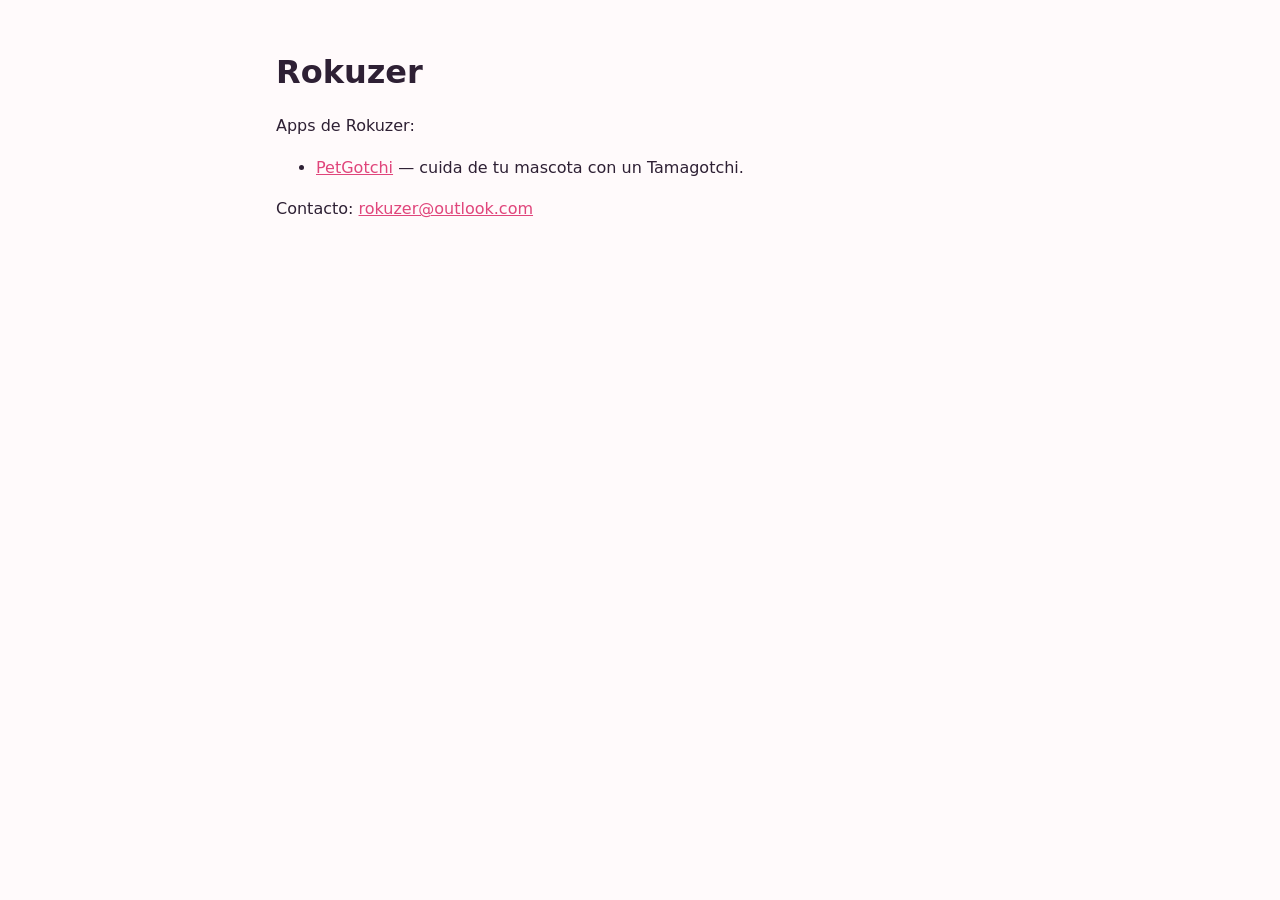
<file: index.html>
<!doctype html>
<html lang="es">
<head>
<meta charset="utf-8">
<meta name="viewport" content="width=device-width, initial-scale=1">
<title>Rokuzer</title>
<link rel="stylesheet" href="style.css">
</head>
<body>
<main>
<h1>Rokuzer</h1>
<p>Apps de Rokuzer:</p>
<ul>
<li><a href="petgotchi/">PetGotchi</a> — cuida de tu mascota con un Tamagotchi.</li>
</ul>
<p>Contacto: <a href="mailto:rokuzer@outlook.com">rokuzer@outlook.com</a></p>
</main>
</body>
</html>
</file>
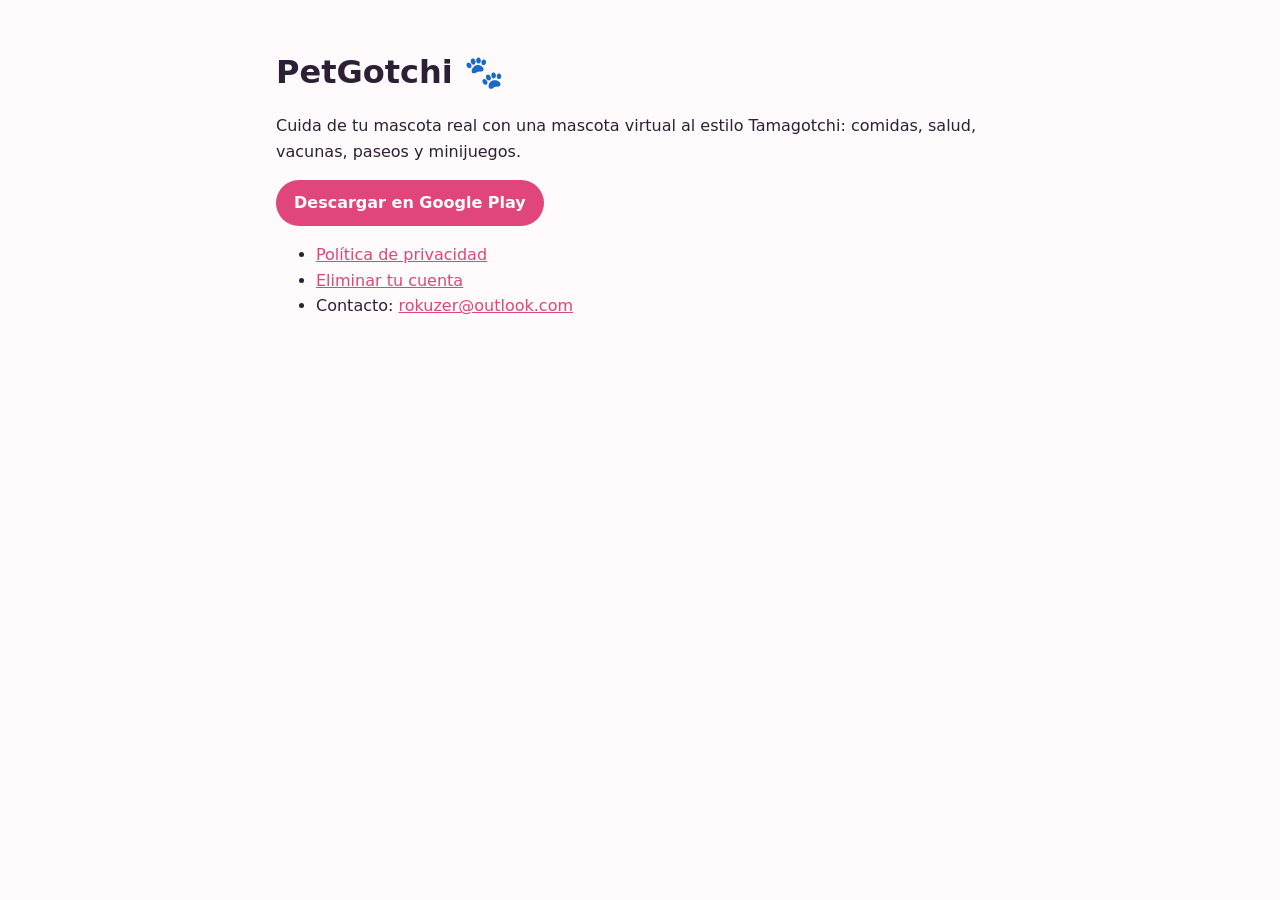
<file: petgotchi/index.html>
<!doctype html>
<html lang="es">
<head>
<meta charset="utf-8">
<meta name="viewport" content="width=device-width, initial-scale=1">
<title>PetGotchi</title>
<link rel="stylesheet" href="../style.css">
</head>
<body>
<main>
<h1>PetGotchi 🐾</h1>
<p>Cuida de tu mascota real con una mascota virtual al estilo Tamagotchi:
comidas, salud, vacunas, paseos y minijuegos.</p>
<p><a class="button" href="https://play.google.com/store/apps/details?id=com.rokuzer.petgotchi">Descargar en Google Play</a></p>
<ul>
<li><a href="privacidad/">Política de privacidad</a></li>
<li><a href="eliminar-cuenta/">Eliminar tu cuenta</a></li>
<li>Contacto: <a href="mailto:rokuzer@outlook.com">rokuzer@outlook.com</a></li>
</ul>
</main>
</body>
</html>
</file>
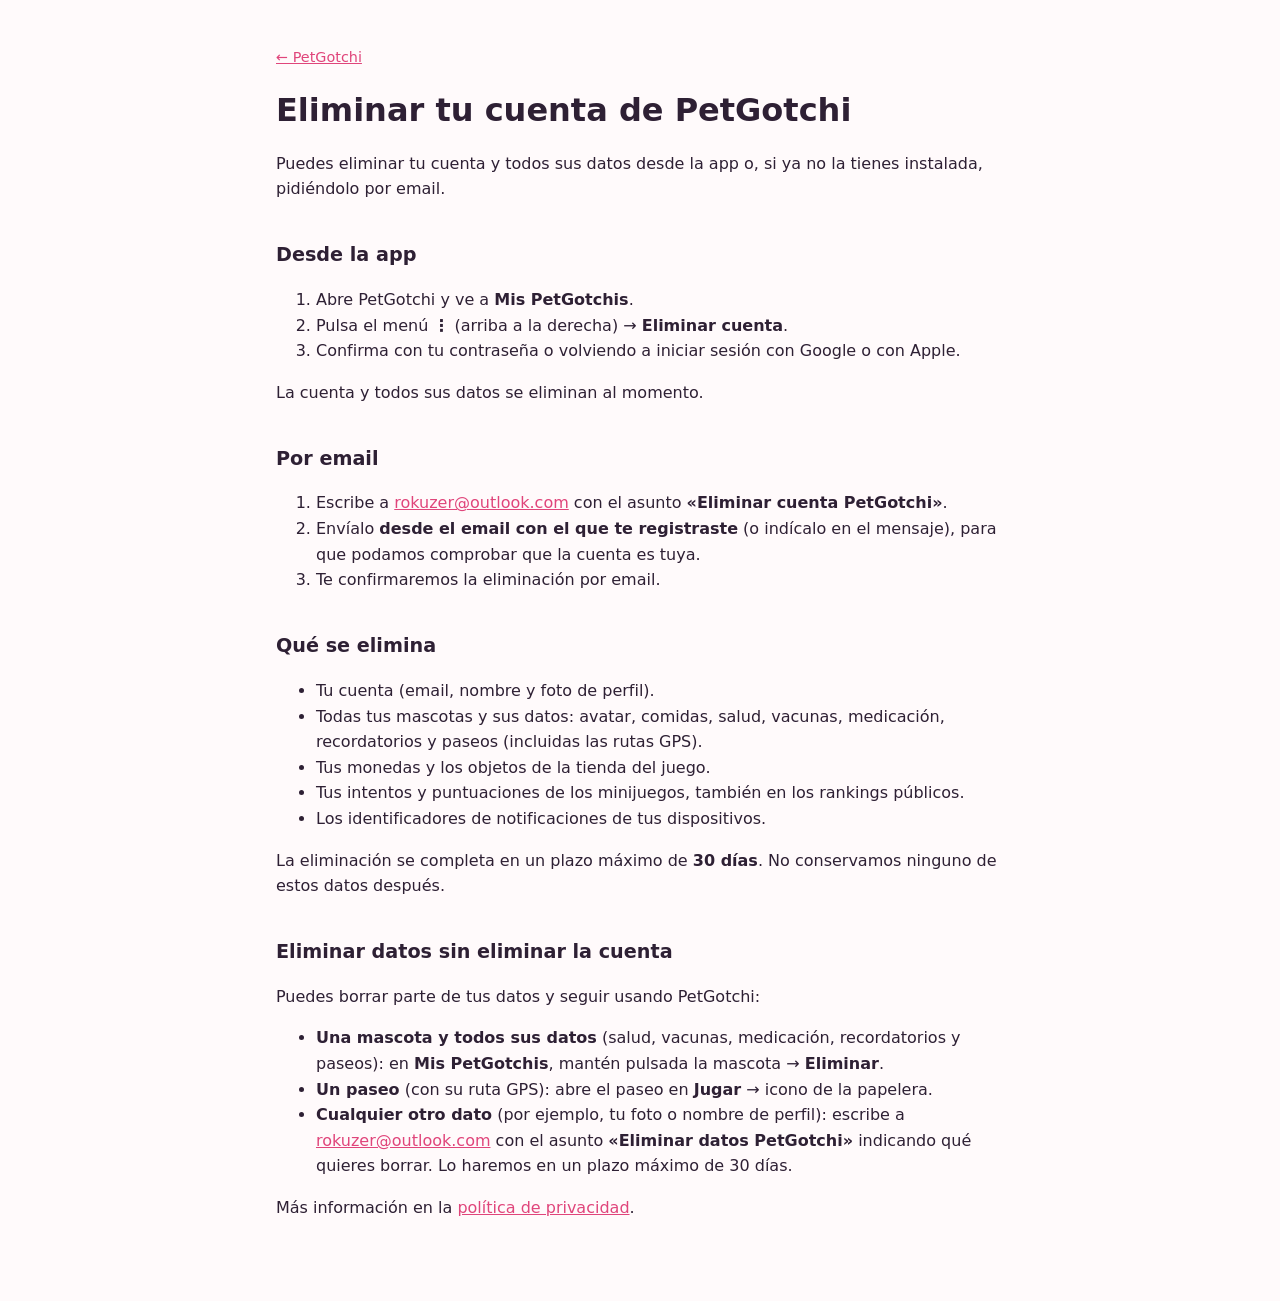
<file: petgotchi/eliminar-cuenta/index.html>
<!doctype html>
<html lang="es">
<head>
<meta charset="utf-8">
<meta name="viewport" content="width=device-width, initial-scale=1">
<title>Eliminar cuenta · PetGotchi</title>
<link rel="stylesheet" href="../../style.css">
</head>
<body>
<main>
<p class="back"><a href="../">← PetGotchi</a></p>
<h1>Eliminar tu cuenta de PetGotchi</h1>

<p>Puedes eliminar tu cuenta y todos sus datos desde la app o, si ya no la
tienes instalada, pidiéndolo por email.</p>

<h2>Desde la app</h2>
<ol>
<li>Abre PetGotchi y ve a <strong>Mis PetGotchis</strong>.</li>
<li>Pulsa el menú <strong>⋮</strong> (arriba a la derecha) →
<strong>Eliminar cuenta</strong>.</li>
<li>Confirma con tu contraseña o volviendo a iniciar sesión con Google o con Apple.</li>
</ol>
<p>La cuenta y todos sus datos se eliminan al momento.</p>

<h2>Por email</h2>
<ol>
<li>Escribe a <a href="mailto:rokuzer@outlook.com?subject=Eliminar%20cuenta%20PetGotchi">rokuzer@outlook.com</a>
con el asunto <strong>«Eliminar cuenta PetGotchi»</strong>.</li>
<li>Envíalo <strong>desde el email con el que te registraste</strong> (o
indícalo en el mensaje), para que podamos comprobar que la cuenta es tuya.</li>
<li>Te confirmaremos la eliminación por email.</li>
</ol>

<h2>Qué se elimina</h2>
<ul>
<li>Tu cuenta (email, nombre y foto de perfil).</li>
<li>Todas tus mascotas y sus datos: avatar, comidas, salud, vacunas,
medicación, recordatorios y paseos (incluidas las rutas GPS).</li>
<li>Tus monedas y los objetos de la tienda del juego.</li>
<li>Tus intentos y puntuaciones de los minijuegos, también en los rankings
públicos.</li>
<li>Los identificadores de notificaciones de tus dispositivos.</li>
</ul>
<p>La eliminación se completa en un plazo máximo de <strong>30 días</strong>.
No conservamos ninguno de estos datos después.</p>

<h2 id="datos">Eliminar datos sin eliminar la cuenta</h2>
<p>Puedes borrar parte de tus datos y seguir usando PetGotchi:</p>
<ul>
<li><strong>Una mascota y todos sus datos</strong> (salud, vacunas, medicación,
recordatorios y paseos): en <strong>Mis PetGotchis</strong>, mantén pulsada
la mascota → <strong>Eliminar</strong>.</li>
<li><strong>Un paseo</strong> (con su ruta GPS): abre el paseo en
<strong>Jugar</strong> → icono de la papelera.</li>
<li><strong>Cualquier otro dato</strong> (por ejemplo, tu foto o nombre de
perfil): escribe a <a href="mailto:rokuzer@outlook.com?subject=Eliminar%20datos%20PetGotchi">rokuzer@outlook.com</a>
con el asunto <strong>«Eliminar datos PetGotchi»</strong> indicando qué
quieres borrar. Lo haremos en un plazo máximo de 30 días.</li>
</ul>

<p>Más información en la <a href="../privacidad/">política de
privacidad</a>.</p>
</main>
</body>
</html>
</file>
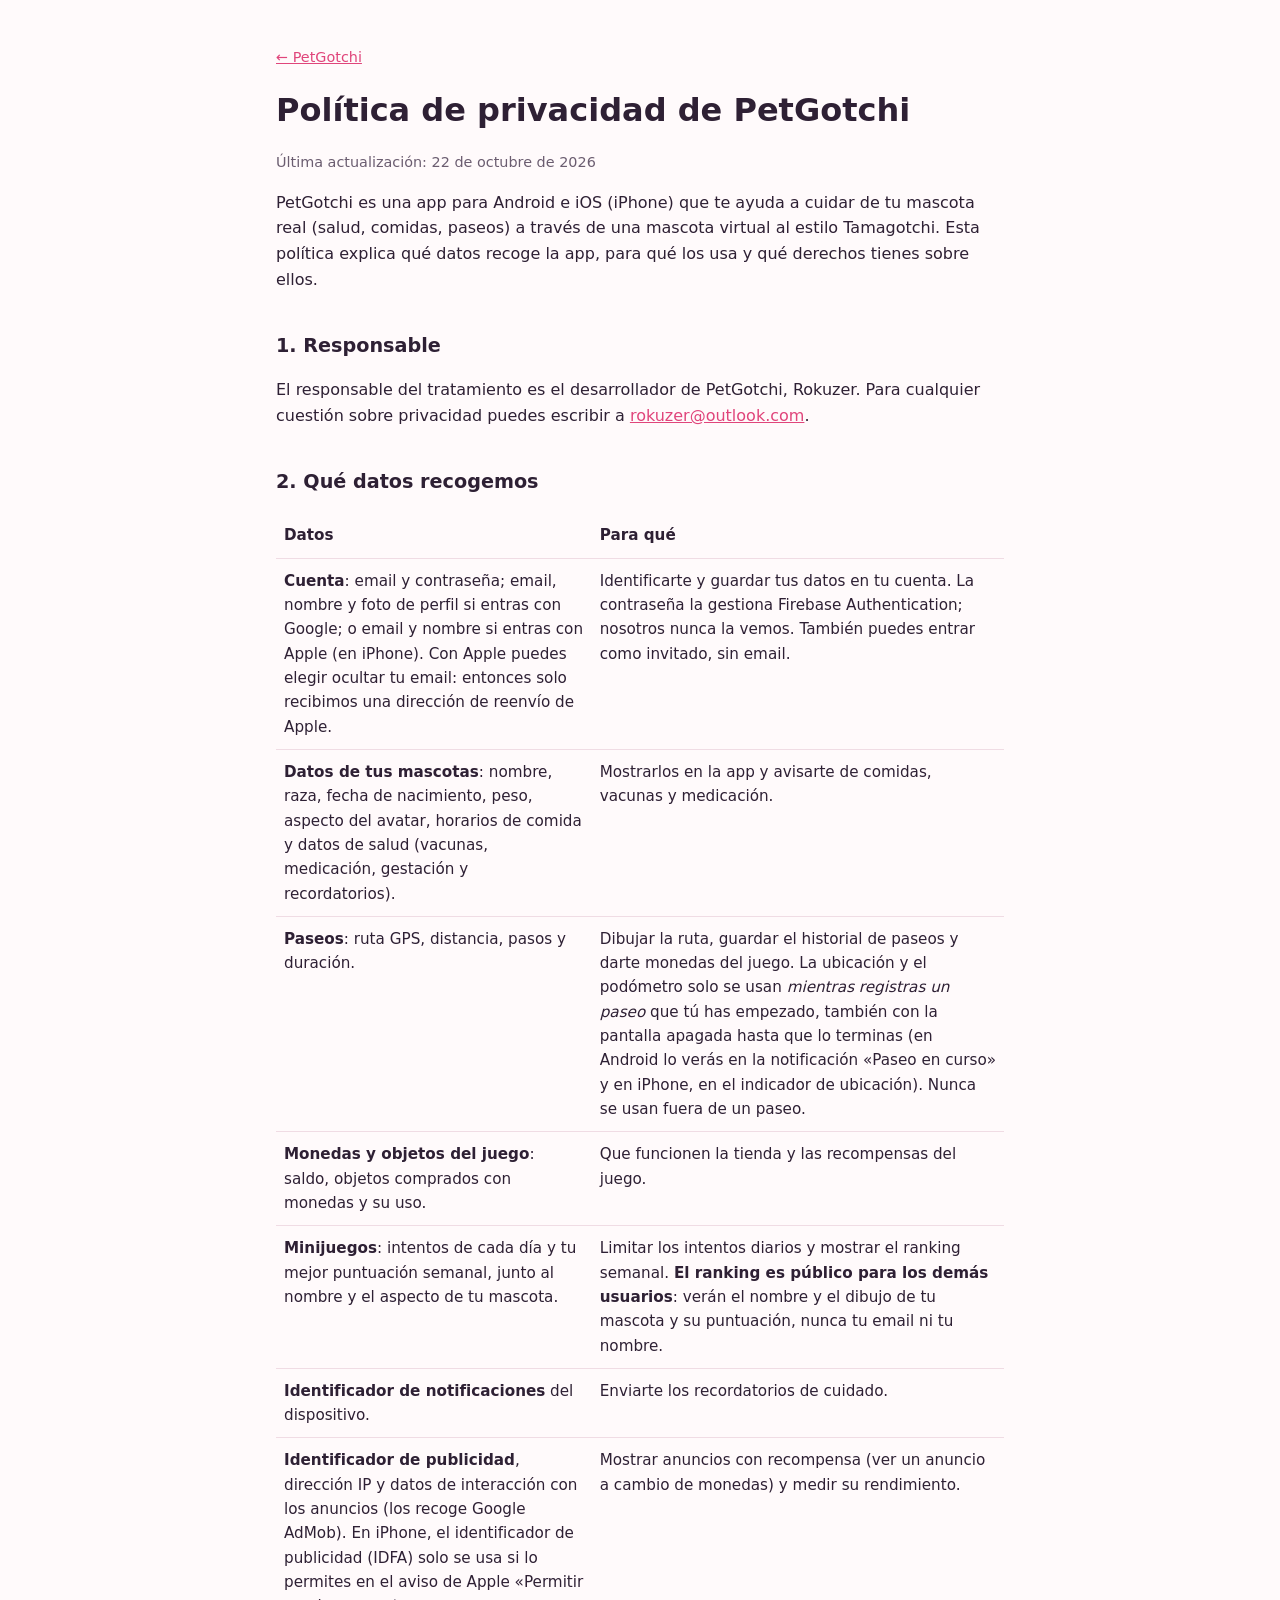
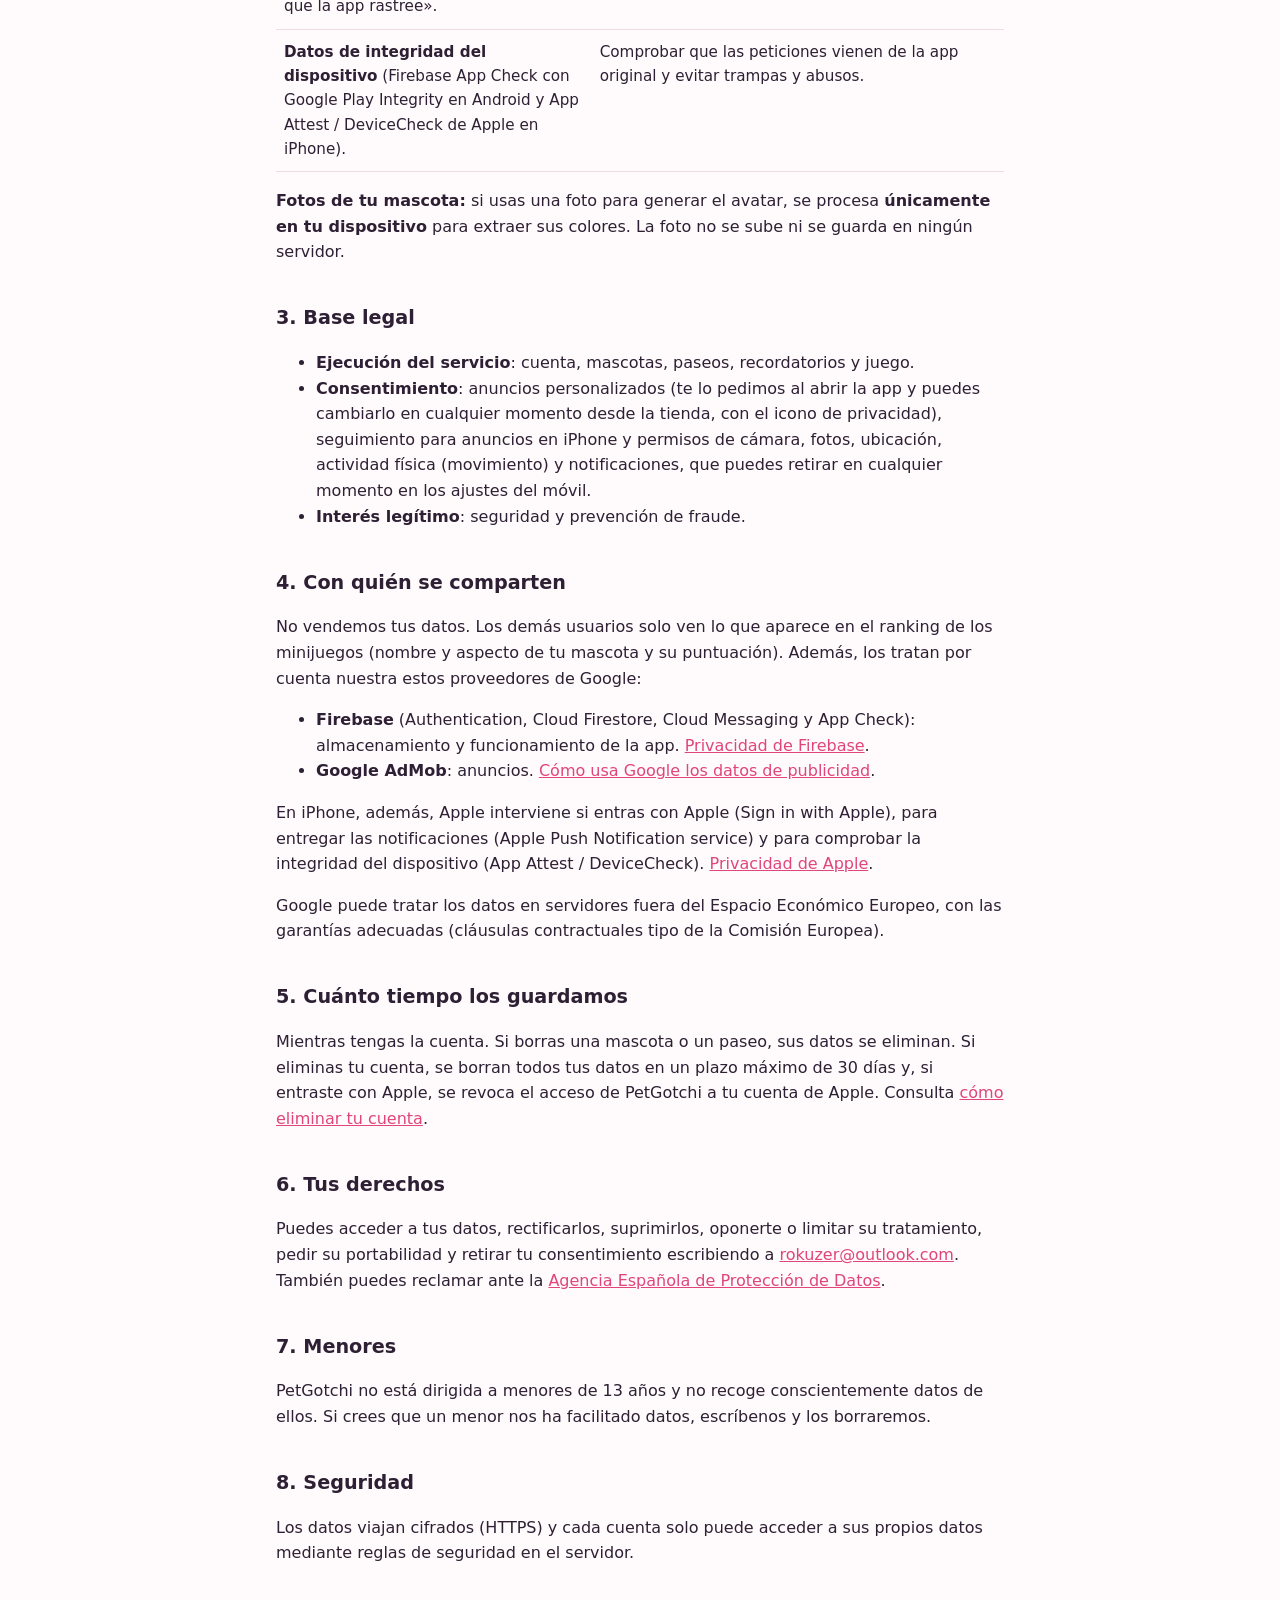
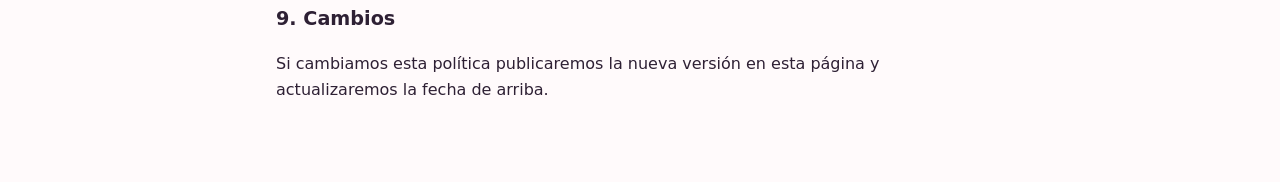
<file: petgotchi/privacidad/index.html>
<!doctype html>
<html lang="es">
<head>
<meta charset="utf-8">
<meta name="viewport" content="width=device-width, initial-scale=1">
<title>Política de privacidad · PetGotchi</title>
<link rel="stylesheet" href="../../style.css">
</head>
<body>
<main>
<p class="back"><a href="../">← PetGotchi</a></p>
<h1>Política de privacidad de PetGotchi</h1>
<p class="meta">Última actualización: 22 de octubre de 2026</p>

<p>PetGotchi es una app para Android e iOS (iPhone) que te ayuda a cuidar de tu mascota real
(salud, comidas, paseos) a través de una mascota virtual al estilo Tamagotchi.
Esta política explica qué datos recoge la app, para qué los usa y qué derechos
tienes sobre ellos.</p>

<h2>1. Responsable</h2>
<p>El responsable del tratamiento es el desarrollador de PetGotchi, Rokuzer.
Para cualquier cuestión sobre privacidad puedes escribir a
<a href="mailto:rokuzer@outlook.com">rokuzer@outlook.com</a>.</p>

<h2>2. Qué datos recogemos</h2>
<table>
<thead><tr><th>Datos</th><th>Para qué</th></tr></thead>
<tbody>
<tr><td><strong>Cuenta</strong>: email y contraseña; email, nombre y foto de
perfil si entras con Google; o email y nombre si entras con Apple (en iPhone).
Con Apple puedes elegir ocultar tu email: entonces solo recibimos una
dirección de reenvío de Apple.</td>
<td>Identificarte y guardar tus datos en tu cuenta. La contraseña la gestiona
Firebase Authentication; nosotros nunca la vemos. También puedes entrar como
invitado, sin email.</td></tr>
<tr><td><strong>Datos de tus mascotas</strong>: nombre, raza, fecha de
nacimiento, peso, aspecto del avatar, horarios de comida y datos de salud
(vacunas, medicación, gestación y recordatorios).</td>
<td>Mostrarlos en la app y avisarte de comidas, vacunas y medicación.</td></tr>
<tr><td><strong>Paseos</strong>: ruta GPS, distancia, pasos y duración.</td>
<td>Dibujar la ruta, guardar el historial de paseos y darte monedas del juego.
La ubicación y el podómetro solo se usan <em>mientras registras un paseo</em>
que tú has empezado, también con la pantalla apagada hasta que lo terminas
(en Android lo verás en la notificación «Paseo en curso» y en iPhone, en el
indicador de ubicación). Nunca se usan fuera de un paseo.</td></tr>
<tr><td><strong>Monedas y objetos del juego</strong>: saldo, objetos comprados
con monedas y su uso.</td>
<td>Que funcionen la tienda y las recompensas del juego.</td></tr>
<tr><td><strong>Minijuegos</strong>: intentos de cada día y tu mejor
puntuación semanal, junto al nombre y el aspecto de tu mascota.</td>
<td>Limitar los intentos diarios y mostrar el ranking semanal.
<strong>El ranking es público para los demás usuarios</strong>: verán el
nombre y el dibujo de tu mascota y su puntuación, nunca tu email ni tu
nombre.</td></tr>
<tr><td><strong>Identificador de notificaciones</strong> del dispositivo.</td>
<td>Enviarte los recordatorios de cuidado.</td></tr>
<tr><td><strong>Identificador de publicidad</strong>, dirección IP y datos de
interacción con los anuncios (los recoge Google AdMob). En iPhone, el
identificador de publicidad (IDFA) solo se usa si lo permites en el aviso de
Apple «Permitir que la app rastree».</td>
<td>Mostrar anuncios con recompensa (ver un anuncio a cambio de monedas) y
medir su rendimiento.</td></tr>
<tr><td><strong>Datos de integridad del dispositivo</strong> (Firebase App
Check con Google Play Integrity en Android y App Attest / DeviceCheck de
Apple en iPhone).</td>
<td>Comprobar que las peticiones vienen de la app original y evitar trampas y
abusos.</td></tr>
</tbody>
</table>

<p><strong>Fotos de tu mascota:</strong> si usas una foto para generar el
avatar, se procesa <strong>únicamente en tu dispositivo</strong> para extraer
sus colores. La foto no se sube ni se guarda en ningún servidor.</p>

<h2>3. Base legal</h2>
<ul>
<li><strong>Ejecución del servicio</strong>: cuenta, mascotas, paseos,
recordatorios y juego.</li>
<li><strong>Consentimiento</strong>: anuncios personalizados (te lo pedimos al
abrir la app y puedes cambiarlo en cualquier momento desde la tienda, con el
icono de privacidad), seguimiento para anuncios en iPhone y permisos de
cámara, fotos, ubicación, actividad física (movimiento) y notificaciones, que
puedes retirar en cualquier momento en los ajustes del móvil.</li>
<li><strong>Interés legítimo</strong>: seguridad y prevención de fraude.</li>
</ul>

<h2>4. Con quién se comparten</h2>
<p>No vendemos tus datos. Los demás usuarios solo ven lo que aparece en el
ranking de los minijuegos (nombre y aspecto de tu mascota y su puntuación).
Además, los tratan por cuenta nuestra estos proveedores de Google:</p>
<ul>
<li><strong>Firebase</strong> (Authentication, Cloud Firestore, Cloud
Messaging y App Check): almacenamiento y funcionamiento de la app.
<a href="https://firebase.google.com/support/privacy">Privacidad de Firebase</a>.</li>
<li><strong>Google AdMob</strong>: anuncios.
<a href="https://policies.google.com/technologies/ads">Cómo usa Google los datos de publicidad</a>.</li>
</ul>
<p>En iPhone, además, Apple interviene si entras con Apple (Sign in with
Apple), para entregar las notificaciones (Apple Push Notification service) y
para comprobar la integridad del dispositivo (App Attest / DeviceCheck).
<a href="https://www.apple.com/es/legal/privacy/">Privacidad de Apple</a>.</p>
<p>Google puede tratar los datos en servidores fuera del Espacio Económico
Europeo, con las garantías adecuadas (cláusulas contractuales tipo de la
Comisión Europea).</p>

<h2>5. Cuánto tiempo los guardamos</h2>
<p>Mientras tengas la cuenta. Si borras una mascota o un paseo, sus datos se
eliminan. Si eliminas tu cuenta, se borran todos tus datos en un plazo máximo
de 30 días y, si entraste con Apple, se revoca el acceso de PetGotchi a tu
cuenta de Apple. Consulta <a href="../eliminar-cuenta/">cómo eliminar tu
cuenta</a>.</p>

<h2>6. Tus derechos</h2>
<p>Puedes acceder a tus datos, rectificarlos, suprimirlos, oponerte o limitar
su tratamiento, pedir su portabilidad y retirar tu consentimiento escribiendo
a <a href="mailto:rokuzer@outlook.com">rokuzer@outlook.com</a>. También
puedes reclamar ante la
<a href="https://www.aepd.es">Agencia Española de Protección de Datos</a>.</p>

<h2>7. Menores</h2>
<p>PetGotchi no está dirigida a menores de 13 años y no recoge
conscientemente datos de ellos. Si crees que un menor nos ha facilitado datos,
escríbenos y los borraremos.</p>

<h2>8. Seguridad</h2>
<p>Los datos viajan cifrados (HTTPS) y cada cuenta solo puede acceder a sus
propios datos mediante reglas de seguridad en el servidor.</p>

<h2>9. Cambios</h2>
<p>Si cambiamos esta política publicaremos la nueva versión en esta página y
actualizaremos la fecha de arriba.</p>
</main>
</body>
</html>
</file>
<file: style.css>
:root {
  --bg: #fffafb;
  --fg: #2e2034;
  --muted: #6b5d70;
  --accent: #e0457b;
  --line: #f0dce4;
}

@media (prefers-color-scheme: dark) {
  :root {
    --bg: #1d1621;
    --fg: #f3e9f0;
    --muted: #b8a9bd;
    --accent: #ff8fb4;
    --line: #3a2d40;
  }
}

* { box-sizing: border-box; }

body {
  margin: 0;
  background: var(--bg);
  color: var(--fg);
  font: 16px/1.6 system-ui, -apple-system, "Segoe UI", Roboto, sans-serif;
}

main {
  max-width: 760px;
  margin: 0 auto;
  padding: 32px 16px 64px;
}

h1 { line-height: 1.2; }
h2 { margin-top: 2em; font-size: 1.2rem; }
a { color: var(--accent); }
.meta, .back { color: var(--muted); font-size: 0.9rem; }

table {
  width: 100%;
  border-collapse: collapse;
  font-size: 0.95rem;
}
th, td {
  text-align: left;
  vertical-align: top;
  padding: 10px 8px;
  border-bottom: 1px solid var(--line);
}

.button {
  display: inline-block;
  padding: 10px 18px;
  border-radius: 999px;
  background: var(--accent);
  color: #fff;
  font-weight: 700;
  text-decoration: none;
}

@media (max-width: 560px) {
  table, thead, tbody, tr, th, td { display: block; }
  thead { display: none; }
  td:first-child { border-bottom: none; padding-bottom: 0; }
}
</file>
